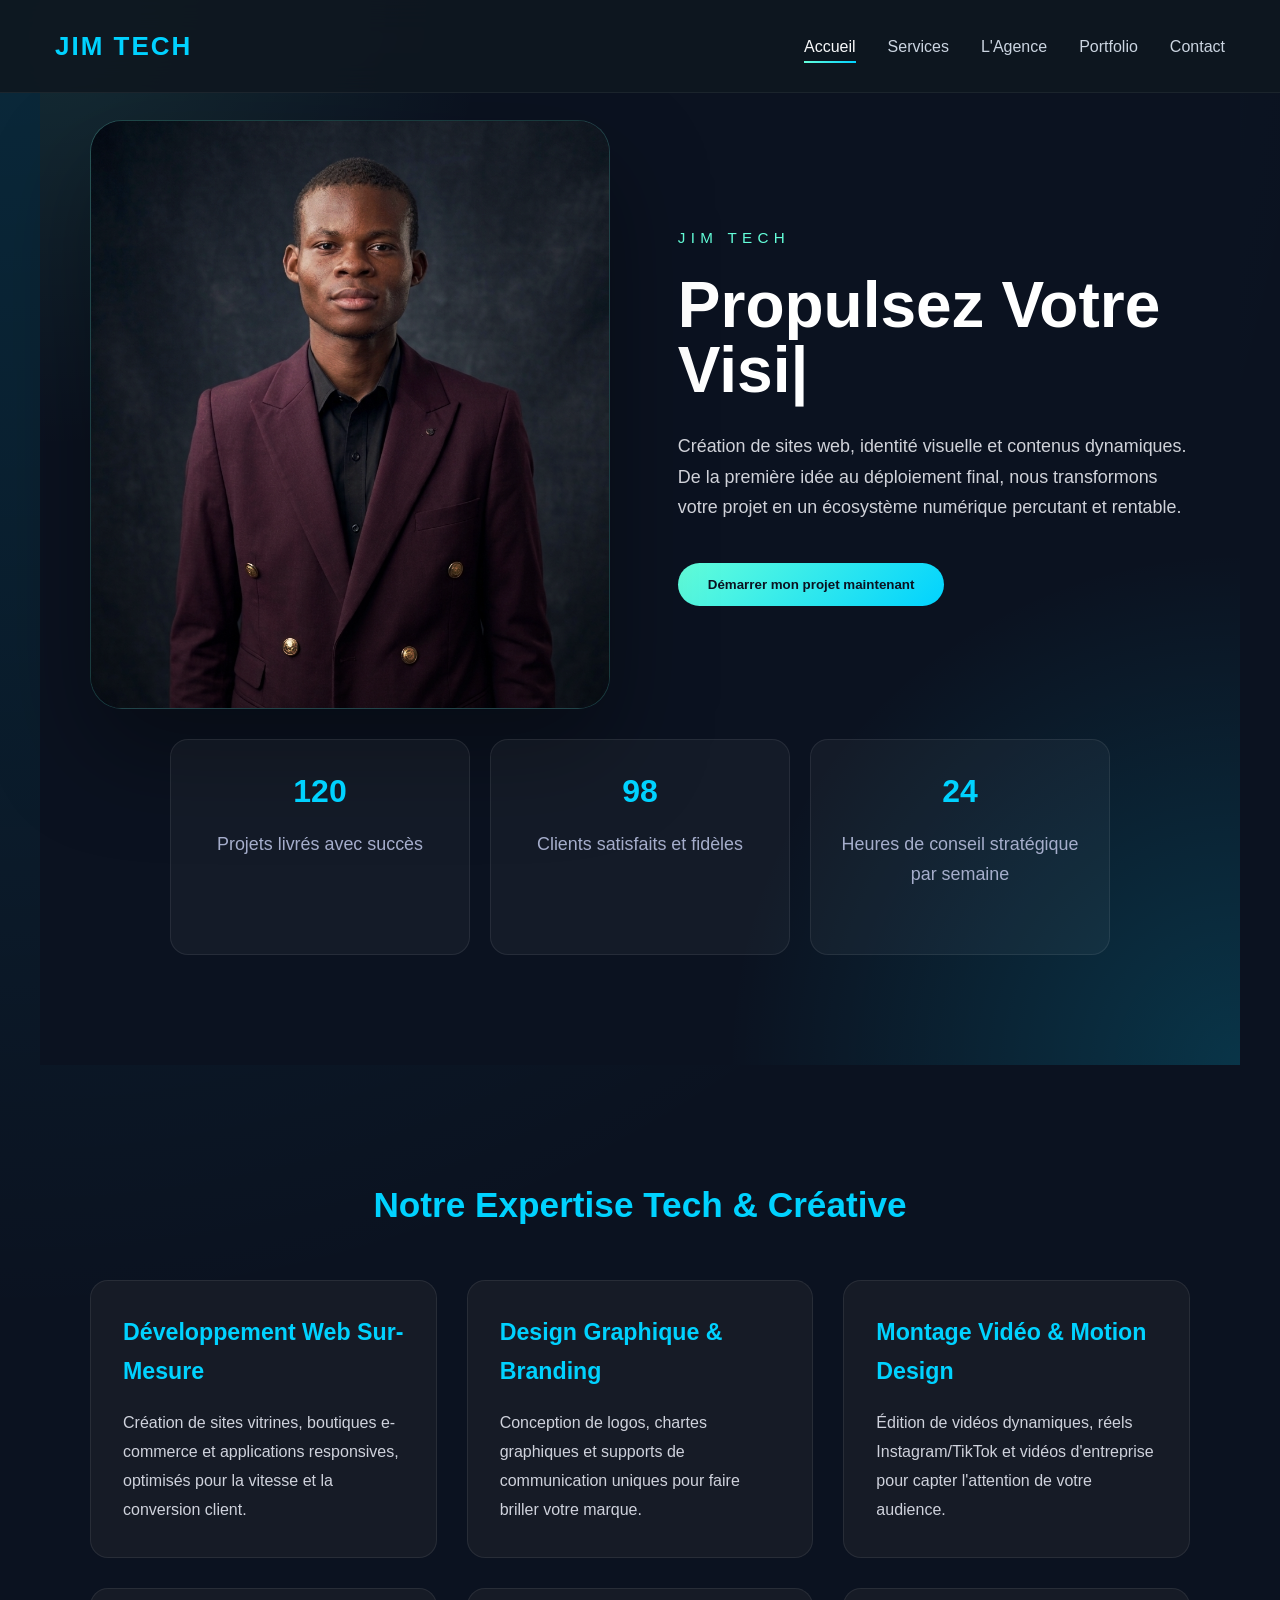
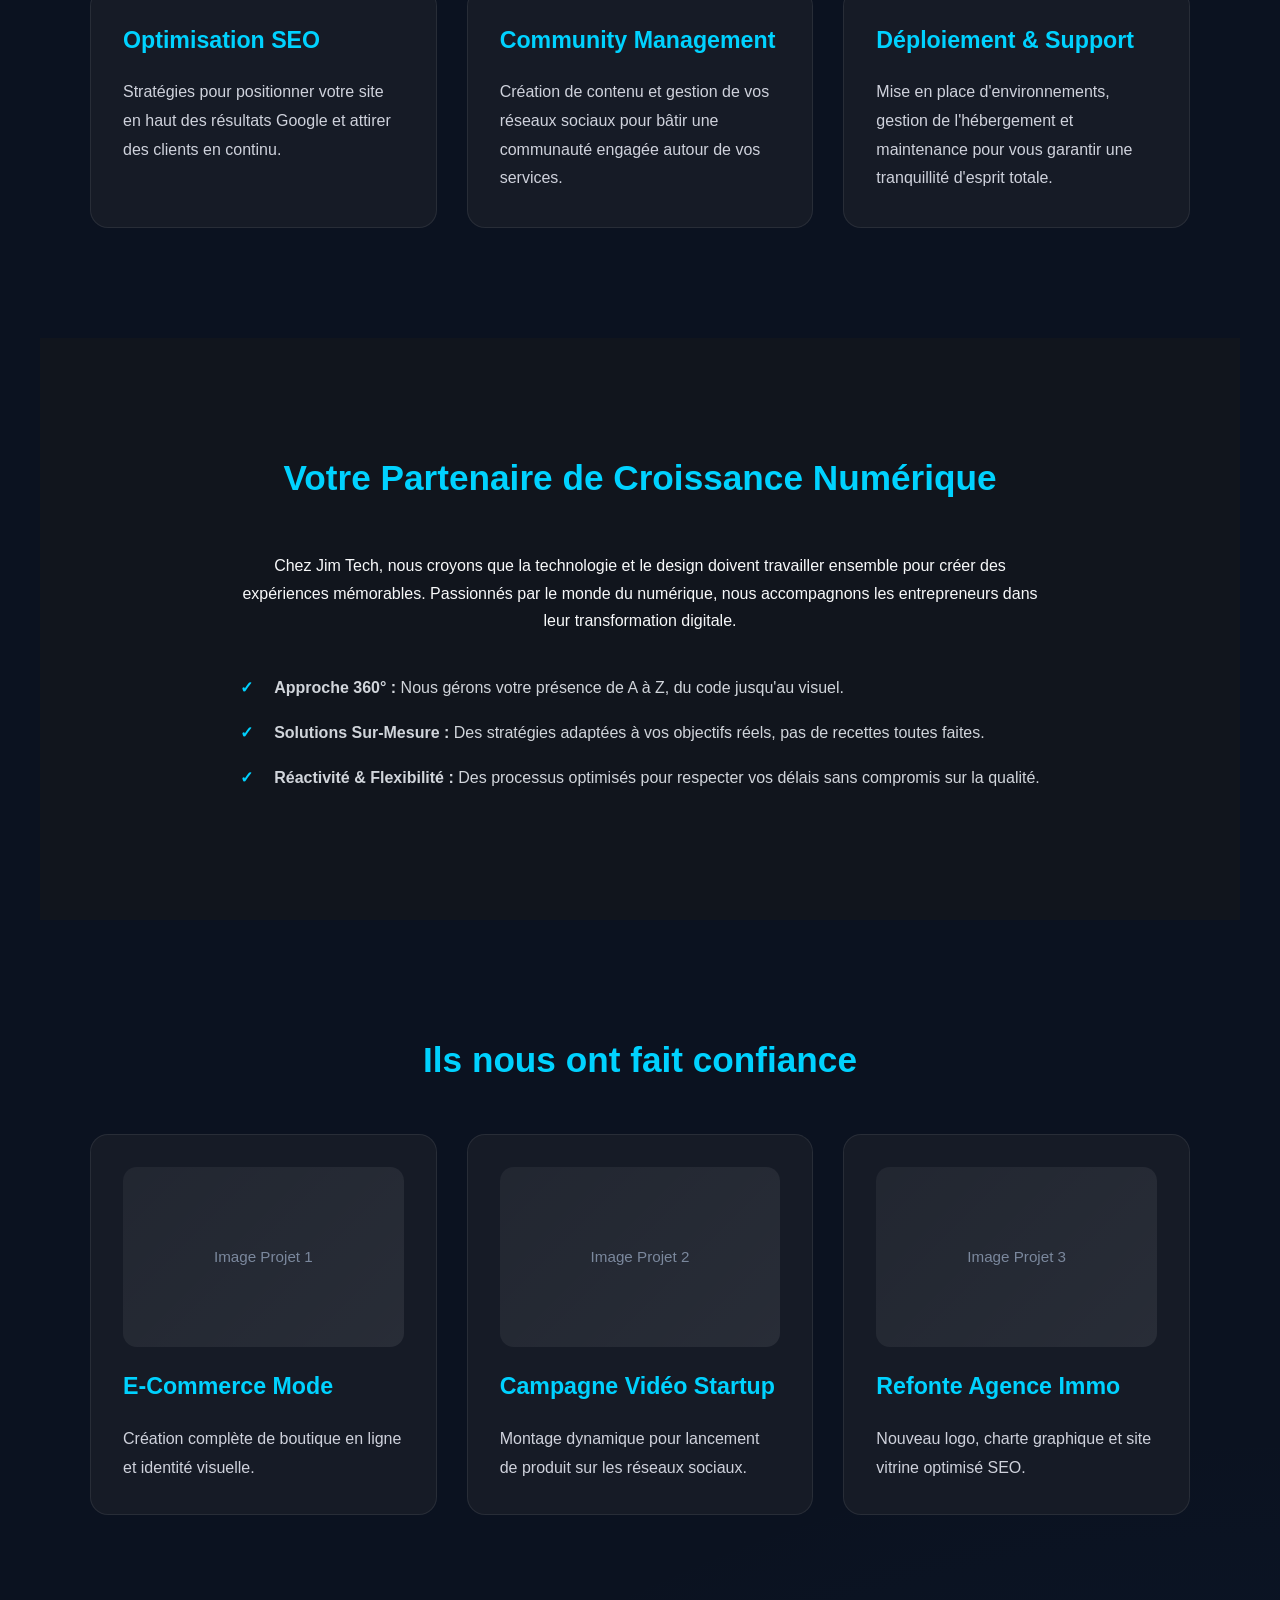
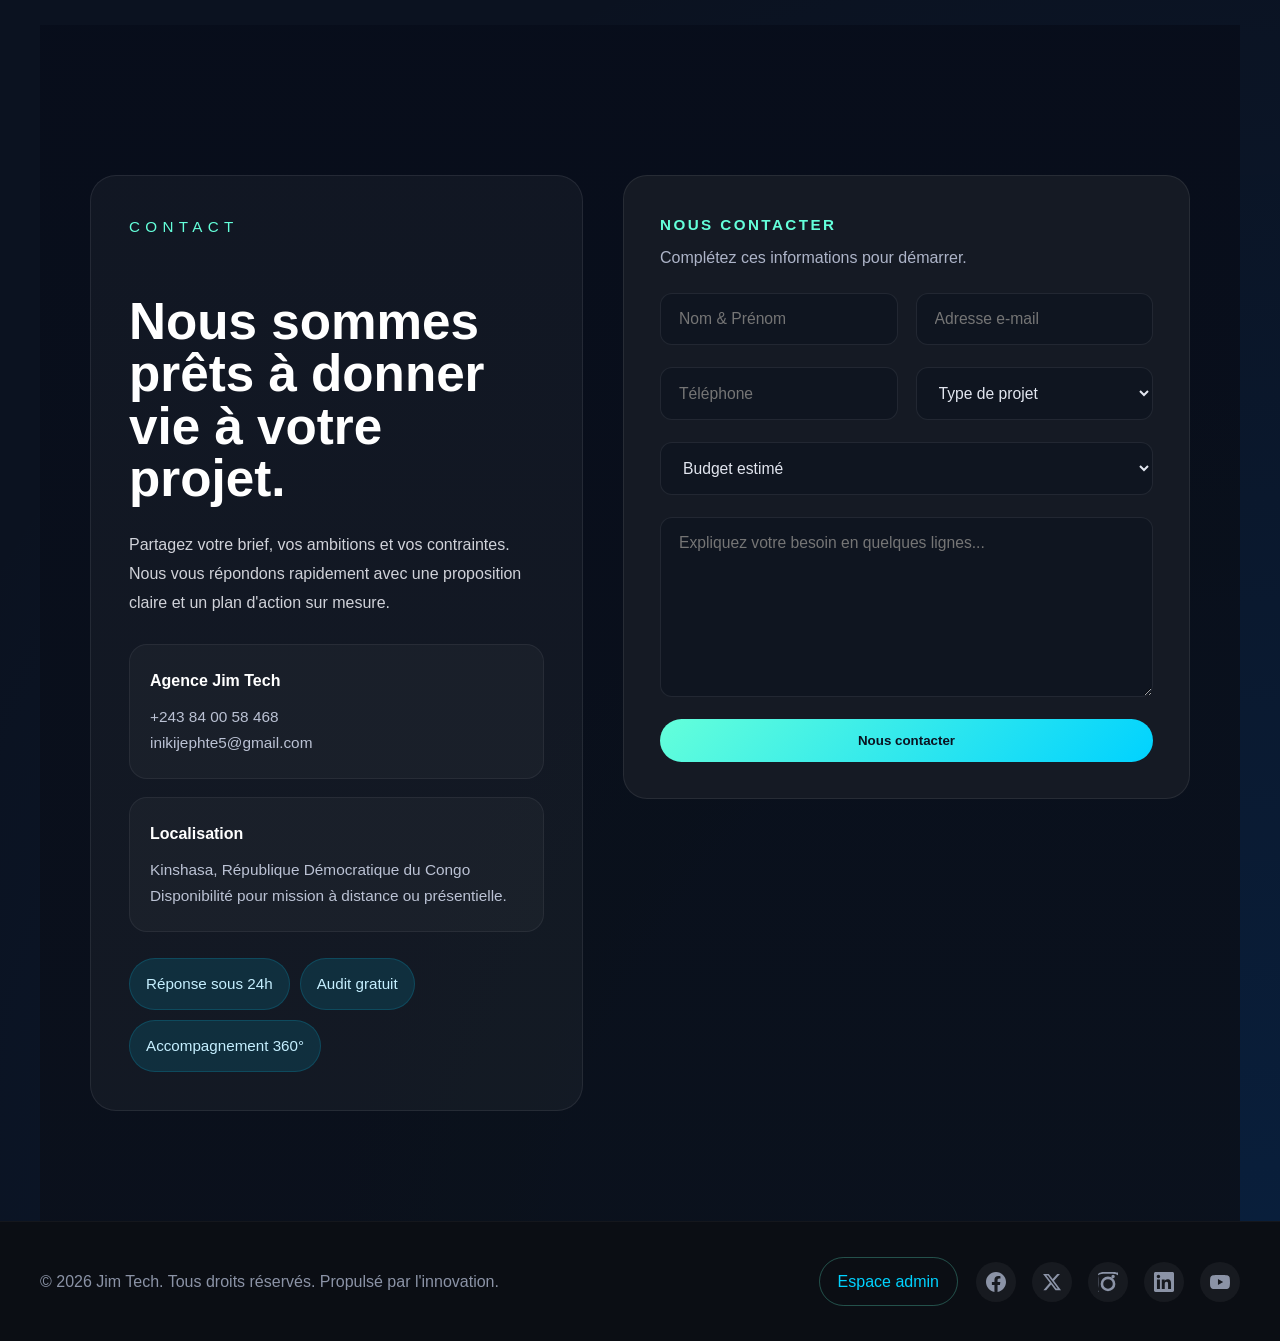
<file: index.html>
<!DOCTYPE html>
<html lang="fr">
<head>
    <meta charset="UTF-8">
    <meta name="viewport" content="width=device-width, initial-scale=1.0">
    <title>Jim Tech | Votre Partenaire de Croissance Numérique</title>
    <link rel="stylesheet" href="style.css">
</head>
<body>

    <header>
        <div class="logo">
            <span>JIM TECH</span>
        </div>
        <nav>
            <ul>
                <li><a href="#accueil">Accueil</a></li>
                <li><a href="#services">Services</a></li>
                <li><a href="#pourquoi">L'Agence</a></li>
                <li><a href="#portfolio">Portfolio</a></li>
                <li><a href="#contact">Contact</a></li>
            </ul>
        </nav>
    </header>

    <section id="accueil" class="hero reveal">
        <div class="hero-inner">
            <div class="hero-image-wrapper reveal">
                <img src="ceojimtech.png" alt="Portrait Jim Tech" class="hero-image">
            </div>
            <div class="hero-copy">
                <span class="hero-label">JIM TECH</span>
                <h1 data-text="Propulsez Votre Vision Digitale avec Jim Tech"></h1>
                <p>Création de sites web, identité visuelle et contenus dynamiques. De la première idée au déploiement final, nous transformons votre projet en un écosystème numérique percutant et rentable.</p>
                <button type="button" id="openProjectForm" class="btn">Démarrer mon projet maintenant</button>
            </div>
        </div>
        <div class="hero-metrics">
            <div class="metric-card reveal">
                <h3 class="counter" data-target="120">0</h3>
                <p>Projets livrés avec succès</p>
            </div>
            <div class="metric-card reveal">
                <h3 class="counter" data-target="98">0</h3>
                <p>Clients satisfaits et fidèles</p>
            </div>
            <div class="metric-card reveal">
                <h3 class="counter" data-target="24">0</h3>
                <p>Heures de conseil stratégique par semaine</p>
            </div>
        </div>
    </section>

    <div class="project-modal" id="projectModal" aria-hidden="true">
        <div class="project-modal-backdrop"></div>
        <div class="project-modal-panel reveal">
            <button type="button" class="modal-close" aria-label="Fermer le formulaire">×</button>
            <div class="project-modal-grid">
                <div class="modal-copy">
                    <span class="hero-label">DEVENONS PARTENAIRES</span>
                    <h2>Racontez-nous votre projet et recevez une proposition sur mesure.</h2>
                    <p>Demande d'un devis chez Jim Tech.</p>
                    <div class="project-highlights">
                        <div class="highlight-card">
                            <strong>01</strong>
                            <p>Brief précis pour un accompagnement efficace.</p>
                        </div>
                        <div class="highlight-card">
                            <strong>02</strong>
                            <p>Une expérience fluide sans perdre le design de votre site.</p>
                        </div>
                        <div class="highlight-card">
                            <strong>03</strong>
                            <p>Une présentation élégante pour déclencher la conversion.</p>
                        </div>
                    </div>
                </div>
                <form id="projectForm" class="project-form" action="submit_quote.php" method="POST">
                    <input type="hidden" name="source" value="project-modal">
                    <input type="text" name="nom" placeholder="Votre Nom & Prénom" required>
                    <div class="inline-group">
                        <input type="email" name="email" placeholder="Votre Adresse E-mail" required>
                        <input type="tel" name="telephone" placeholder="Votre Téléphone" required>
                    </div>
                    <div class="inline-group">
                        <select name="type_projet" required>
                            <option value="">Type de projet</option>
                            <option value="web">Création Web</option>
                            <option value="design">Design Graphique</option>
                            <option value="video">Montage Vidéo</option>
                            <option value="global">Accompagnement Global 360°</option>
                        </select>
                        <select name="budget" required>
                            <option value="">Budget estimé</option>
                            <option value="small">Moins de 3 00$</option>
                            <option value="medium">3 00$ - 8 00$</option>
                            <option value="large">Plus de 8 000$</option>
                        </select>
                    </div>
                    <textarea name="message" placeholder="Décrivez votre besoin..." required></textarea>
                    <button type="submit" class="btn form-button">Envoyer ma demande</button>
                </form>
            </div>
        </div>
    </div>

    <section id="services" class="reveal">
        <h2 class="section-title">Notre Expertise Tech & Créative</h2>
        <div class="grid-container">
            <div class="card">
                <h3>Développement Web Sur-Mesure</h3>
                <p>Création de sites vitrines, boutiques e-commerce et applications responsives, optimisés pour la vitesse et la conversion client.</p>
            </div>
            <div class="card">
                <h3>Design Graphique & Branding</h3>
                <p>Conception de logos, chartes graphiques et supports de communication uniques pour faire briller votre marque.</p>
            </div>
            <div class="card">
                <h3>Montage Vidéo & Motion Design</h3>
                <p>Édition de vidéos dynamiques, réels Instagram/TikTok et vidéos d'entreprise pour capter l'attention de votre audience.</p>
            </div>
            <div class="card">
                <h3>Optimisation SEO</h3>
                <p>Stratégies pour positionner votre site en haut des résultats Google et attirer des clients en continu.</p>
            </div>
            <div class="card">
                <h3>Community Management</h3>
                <p>Création de contenu et gestion de vos réseaux sociaux pour bâtir une communauté engagée autour de vos services.</p>
            </div>
            <div class="card">
                <h3>Déploiement & Support</h3>
                <p>Mise en place d'environnements, gestion de l'hébergement et maintenance pour vous garantir une tranquillité d'esprit totale.</p>
            </div>
        </div>
    </section>

    <section id="pourquoi" class="dark-section reveal">
        <div>
            <h2 class="section-title">Votre Partenaire de Croissance Numérique</h2>
            <div class="text-center">
                <p>Chez Jim Tech, nous croyons que la technologie et le design doivent travailler ensemble pour créer des expériences mémorables. Passionnés par le monde du numérique, nous accompagnons les entrepreneurs dans leur transformation digitale.</p>
                <ul class="features-list feature-group">
                    <li><strong>Approche 360° :</strong> Nous gérons votre présence de A à Z, du code jusqu'au visuel.</li>
                    <li><strong>Solutions Sur-Mesure :</strong> Des stratégies adaptées à vos objectifs réels, pas de recettes toutes faites.</li>
                    <li><strong>Réactivité & Flexibilité :</strong> Des processus optimisés pour respecter vos délais sans compromis sur la qualité.</li>
                </ul>
            </div>
        </div>
    </section>

    <section id="portfolio" class="reveal">
        <h2 class="section-title">Ils nous ont fait confiance</h2>
        <div class="grid-container">
            <div class="card reveal">
                <div class="project-thumb">Image Projet 1</div>
                <h3>E-Commerce Mode</h3>
                <p>Création complète de boutique en ligne et identité visuelle.</p>
            </div>
            <div class="card reveal">
                <div class="project-thumb">Image Projet 2</div>
                <h3>Campagne Vidéo Startup</h3>
                <p>Montage dynamique pour lancement de produit sur les réseaux sociaux.</p>
            </div>
            <div class="card reveal">
                <div class="project-thumb">Image Projet 3</div>
                <h3>Refonte Agence Immo</h3>
                <p>Nouveau logo, charte graphique et site vitrine optimisé SEO.</p>
            </div>
        </div>
    </section>

    <section id="contact" class="contact-section reveal">
        <div class="contact-grid">
            <div class="contact-panel">
                <span class="hero-label">Contact</span>
                <h2>Nous sommes prêts à donner vie à votre projet.</h2>
                <p>Partagez votre brief, vos ambitions et vos contraintes. Nous vous répondons rapidement avec une proposition claire et un plan d'action sur mesure.</p>

                <div class="contact-info-cards">
                    <div class="contact-card">
                        <h3>Agence Jim Tech</h3>
                        <p>+243 84 00 58 468</p>
                        <p>inikijephte5@gmail.com</p>
                    </div>
                    <div class="contact-card">
                        <h3>Localisation</h3>
                        <p>Kinshasa, République Démocratique du Congo</p>
                        <p>Disponibilité pour mission à distance ou présentielle.</p>
                    </div>
                </div>

                <div class="contact-badges">
                    <span>Réponse sous 24h</span>
                    <span>Audit gratuit</span>
                    <span>Accompagnement 360°</span>
                </div>
            </div>

            <form action="submit_quote.php" method="POST" class="contact-form">
                <input type="hidden" name="source" value="contact-section">
                <div class="form-header-row">
                    <div>
                        <p class="form-label">Nous contacter</p>
                        <p class="form-subtitle">Complétez ces informations pour démarrer.</p>
                    </div>
                </div>

                <div class="split-inputs">
                    <input type="text" name="nom" placeholder="Nom & Prénom" required>
                    <input type="email" name="email" placeholder="Adresse e-mail" required>
                </div>

                <div class="split-inputs">
                    <input type="tel" name="telephone" placeholder="Téléphone" required>
                    <select name="type_projet" required>
                        <option value="">Type de projet</option>
                        <option value="web">Création Web</option>
                        <option value="design">Design Graphique</option>
                        <option value="video">Montage Vidéo</option>
                        <option value="global">Accompagnement Global 360°</option>
                    </select>
                </div>

                <select name="budget" required>
                    <option value="">Budget estimé</option>
                    <option value="small">Moins de 3 00$</option>
                    <option value="medium">3 00$ - 8 00$</option>
                    <option value="large">Plus de 8 000$</option>
                </select>

                <textarea name="message" placeholder="Expliquez votre besoin en quelques lignes..." required></textarea>
                <button type="submit" class="btn form-button">Nous contacter</button>
            </form>
        </div>
    </section>

    <footer>
        <div class="footer-content">
            <p>&copy; 2026 Jim Tech. Tous droits réservés. Propulsé par l'innovation.</p>
            <div class="footer-actions">
                <a href="admin.php" class="footer-admin-link">Espace admin</a>
                <div class="social-links">
                <a href="https://www.facebook.com/profile.php?id=100076130213573" aria-label="Facebook" class="social-link">
                    <svg width="24" height="24" viewBox="0 0 24 24" fill="currentColor">
                        <path d="M24 12.073c0-6.627-5.373-12-12-12s-12 5.373-12 12c0 5.99 4.388 10.954 10.125 11.854v-8.385H7.078v-3.47h3.047V9.43c0-3.007 1.792-4.669 4.533-4.669 1.312 0 2.686.235 2.686.235v2.953H15.83c-1.491 0-1.956.925-1.956 1.874v2.25h3.328l-.532 3.47h-2.796v8.385C19.612 23.027 24 18.062 24 12.073z"/>
                    </svg>
                </a>
                <a href="#" aria-label="Twitter/X" class="social-link">
                    <svg width="24" height="24" viewBox="0 0 24 24" fill="currentColor">
                        <path d="M18.244 2.25h3.308l-7.227 8.26 8.502 11.24H16.17l-5.214-6.817L4.99 21.75H1.68l7.73-8.835L1.254 2.25H8.08l4.713 6.231zm-1.161 17.52h1.833L7.084 4.126H5.117z"/>
                    </svg>
                </a>
                <a href="#" aria-label="Instagram" class="social-link">
                    <svg width="24" height="24" viewBox="0 0 24 24" fill="currentColor">
                        <path d="M12.017 0C8.396 0 7.996.014 6.802.06 5.609.107 4.853.197 4.173.334c-.72.15-1.333.347-1.947.773C1.613.833.96 1.367.5 2.034.04 2.7-.007 3.333.007 4.017c.014.68.107 1.436.254 2.63.146 1.194.16 1.594.16 5.215s-.014 4.021-.16 5.215c-.147 1.194-.24 1.95-.254 2.63-.014.684-.047 1.317.013 1.98.06.663.213 1.297.573 1.947.36.65.904 1.193 1.573 1.553.66.36 1.294.513 1.957.573.663.06 1.296.047 1.98-.013.684-.014 1.44-.107 2.634-.254 1.194-.147 1.594-.16 5.215-.16s4.021.013 5.215.16c1.194.147 1.95.24 2.63.254.684.06 1.317.047 1.98.013.663-.06 1.297-.213 1.947-.573.65-.36 1.193-.904 1.553-1.573.36-.66.513-1.294.573-1.957.06-.663.047-1.296-.013-1.98-.014-.684-.107-1.44-.254-2.634-.147-1.194-.16-1.594-.16-5.215s.013-4.021.16-5.215c.147-1.194.24-1.95.254-2.63.06-.684.047-1.317-.013-1.98-.06-.663-.213-1.297-.573-1.947C22.387 1.193 21.843.65 21.173.29c-.66-.36-1.294-.513-1.957-.573-.663-.06-1.296-.047-1.98.013-.684.014-1.44.107-2.634.254C15.194.16 14.794.147 12.017.147zM12 2.163c4.548 0 5.08.018 6.87.1 1.74.08 2.68.37 3.32.61.8.3 1.37.66 1.97 1.26.6.6.96 1.17 1.26 1.97.24.64.53 1.58.61 3.32.082 1.79.1 2.321.1 6.87s-.018 5.08-.1 6.87c-.08 1.74-.37 2.68-.61 3.32-.3.8-.66 1.37-1.26 1.97-.6.6-1.17.96-1.97 1.26-.64.24-1.58.53-3.32.61-1.79.082-2.321.1-6.87.1s-5.08-.018-6.87-.1c-1.74-.08-2.68-.37-3.32-.61-.8-.3-1.37-.66-1.97-1.26-.6-.6-.96-1.17-1.26-1.97-.24-.64-.53-1.58-.61-3.32-.082-1.79-.1-2.321-.1-6.87s.018-5.08.1-6.87c.08-1.74.37-2.68.61-3.32.3-.8.66-1.37 1.26-1.97.6-.6 1.17-.96 1.97-1.26.64-.24 1.58-.53 3.32-.61 1.79-.082 2.321-.1 6.87-.1zm0 3.293a8.837 8.837 0 100 17.674 8.837 8.837 0 000-17.674zm0 14.57a5.733 5.733 0 110-11.466 5.733 5.733 0 010 11.466zm8.163-14.57a2.04 2.04 0 11-4.08 0 2.04 2.04 0 014.08 0z"/>
                    </svg>
                </a>
                <a href="https://www.linkedin.com/public-profile/settings?trk=d_flagship3_profile_self_view_public_profile&lipi=urn%3Ali%3Apage%3Ad_flagship3_profile_view_base%3BbQTTsWc0TvOKUNx3bqm67w%3D%3D" aria-label="LinkedIn" class="social-link">
                    <svg width="24" height="24" viewBox="0 0 24 24" fill="currentColor">
                        <path d="M20.447 20.452h-3.554v-5.569c0-1.328-.027-3.037-1.852-3.037-1.853 0-2.136 1.445-2.136 2.939v5.667H9.351V9h3.414v1.561h.046c.477-.9 1.637-1.85 3.37-1.85 3.601 0 4.267 2.37 4.267 5.455v6.286zM5.337 7.433c-1.144 0-2.063-.926-2.063-2.065 0-1.138.92-2.063 2.063-2.063 1.14 0 2.064.925 2.064 2.063 0 1.139-.925 2.065-2.064 2.065zm1.782 13.019H3.555V9h3.564v11.452zM22.225 0H1.771C.792 0 0 .774 0 1.729v20.542C0 23.227.792 24 1.771 24h20.451C23.2 24 24 23.227 24 22.271V1.729C24 .774 23.2 0 22.222 0h.003z"/>
                    </svg>
                </a>
                <a href="#" aria-label="YouTube" class="social-link">
                    <svg width="24" height="24" viewBox="0 0 24 24" fill="currentColor">
                        <path d="M23.498 6.186a3.016 3.016 0 0 0-2.122-2.136C19.505 3.545 12 3.545 12 3.545s-7.505 0-9.377.505A3.017 3.017 0 0 0 .502 6.186C0 8.07 0 12 0 12s0 3.93.502 5.814a3.016 3.016 0 0 0 2.122 2.136c1.871.505 9.376.505 9.376.505s7.505 0 9.377-.505a3.015 3.015 0 0 0 2.122-2.136C24 15.93 24 12 24 12s0-3.93-.502-5.814zM9.545 15.568V8.432L15.818 12l-6.273 3.568z"/>
                    </svg>
                </a>
            </div>
        </div>
    </footer>

    <button id="scrollTop" aria-label="Revenir en haut">↑</button>
    <script src="script.js" defer></script>
</body>
</html>
</file>
<file: style.css>
:root {
    --primary: #64ffda;
    --secondary: #00d2ff;
    --accent: #64ffda;
    --dark: #0b1220;
    --dark-soft: #121828;
    --light: #f8f9fa;
    --gray: #9ca3af;
    --border: rgba(255, 255, 255, 0.08);
}

* {
    margin: 0;
    padding: 0;
    box-sizing: border-box;
    font-family: 'Segoe UI', Tahoma, Geneva, Verdana, sans-serif;
    scroll-behavior: smooth;
}

body {
    min-height: 100vh;
    background: radial-gradient(circle at top left, rgba(0, 210, 255, 0.12), transparent 28%),
                radial-gradient(circle at bottom right, rgba(0, 86, 179, 0.2), transparent 32%),
                var(--dark);
    color: var(--light);
    line-height: 1.7;
}

img {
    max-width: 100%;
    display: block;
}

a {
    text-decoration: none;
    color: inherit;
}

button,
.btn {
    background: linear-gradient(135deg, var(--accent), var(--secondary));
    color: #0b1220;
    padding: 14px 30px;
    border: none;
    border-radius: 999px;
    font-weight: 700;
    cursor: pointer;
    transition: transform 0.3s ease, box-shadow 0.3s ease, opacity 0.3s ease;
}

button:hover,
.btn:hover {
    transform: translateY(-3px);
    box-shadow: 0 18px 40px rgba(0, 210, 255, 0.25);
}

header {
    background: rgba(15, 23, 32, 0.92);
    backdrop-filter: blur(16px);
    padding: 24px 55px;
    display: flex;
    justify-content: space-between;
    align-items: center;
    position: fixed;
    width: 100%;
    top: 0;
    z-index: 1000;
    border-bottom: 1px solid rgba(255, 255, 255, 0.06);
}

header.scrolled {
    box-shadow: 0 18px 50px rgba(0, 0, 0, 0.25);
}

.logo {
    display: inline-flex;
    align-items: center;
    gap: 24px;
    font-size: 26px;
    font-weight: 800;
    color: var(--secondary);
    letter-spacing: 2px;
}

.logo-image {
    width: 100px;
    height: 100px;
    object-fit: contain;
    border-radius: 24px;
    background: rgba(255, 255, 255, 0.12);
    padding: 16px;
    box-shadow: 0 18px 42px rgba(0, 0, 0, 0.24);
}

nav ul {
    list-style: none;
    display: flex;
    gap: 32px;
}

nav ul li a {
    font-weight: 500;
    color: #cbd5e1;
    position: relative;
}

nav ul li a.active,
nav ul li a:hover {
    color: var(--light);
}

nav ul li a.active::after,
nav ul li a:hover::after {
    content: '';
    position: absolute;
    left: 0;
    bottom: -8px;
    width: 100%;
    height: 2px;
    background: linear-gradient(90deg, var(--primary), var(--secondary));
}

section {
    padding: 110px 50px;
    max-width: 1200px;
    margin: 0 auto;
}

.section-title {
    text-align: center;
    font-size: clamp(2.2rem, 2.5vw, 3.2rem);
    margin-bottom: 45px;
    color: var(--secondary);
}

.hero {
    min-height: 100vh;
    display: flex;
    flex-direction: column;
    justify-content: center;
    align-items: center;
    text-align: center;
    padding-top: 120px;
    position: relative;
    background: radial-gradient(circle at top left, rgba(100, 255, 218, 0.12), transparent 28%),
                radial-gradient(circle at bottom right, rgba(0, 210, 255, 0.18), transparent 32%),
                var(--dark);
}

.hero-inner {
    display: grid;
    grid-template-columns: 1.05fr 1fr;
    align-items: center;
    gap: 50px;
    width: 100%;
    max-width: 1180px;
}

.hero-copy {
    text-align: left;
}

.hero-label {
    display: inline-block;
    margin-bottom: 22px;
    color: var(--accent);
    letter-spacing: 0.35em;
    font-size: 0.95rem;
    text-transform: uppercase;
    animation: slideInLeft 1s ease-out;
}

.hero-image-wrapper {
    width: 100%;
    max-width: 520px;
    min-height: 520px;
    border-radius: 32px;
    overflow: hidden;
    box-shadow: 0 45px 100px rgba(0, 0, 0, 0.35);
    border: 1px solid rgba(100, 255, 218, 0.18);
    position: relative;
    background: linear-gradient(180deg, rgba(255,255,255,0.04), rgba(0,0,0,0.18));
}

.hero-image-wrapper::before {
    content: '';
    position: absolute;
    inset: 0;
    background: radial-gradient(circle at 40% 35%, rgba(255, 255, 255, 0.12), transparent 45%),
                linear-gradient(180deg, rgba(0, 0, 0, 0.18), rgba(0, 0, 0, 0.45));
    mix-blend-mode: overlay;
    pointer-events: none;
}

.hero-image {
    width: 100%;
    height: 100%;
    object-fit: cover;
    object-position: center 22%;
    display: block;
}

.hero h1 {
    font-size: clamp(3rem, 5vw, 4.8rem);
    margin-bottom: 28px;
    line-height: 1.02;
    color: #fff;
}

.hero h1::after {
    content: '|';
    animation: blink 1s infinite;
}

@keyframes blink {
    0%, 50% { opacity: 1; }
    51%, 100% { opacity: 0; }
}

.hero p {
    font-size: 1.12rem;
    max-width: 790px;
    margin-bottom: 40px;
    color: #d0d2d9;
    animation: fadeInUp 1.5s ease-in 0.5s both;
}

.hero-metrics {
    display: grid;
    grid-template-columns: repeat(3, minmax(160px, 1fr));
    gap: 20px;
    margin-top: 30px;
    width: 100%;
    max-width: 940px;
}

.metric-card {
    background: rgba(255, 255, 255, 0.04);
    border: 1px solid rgba(255, 255, 255, 0.08);
    border-radius: 18px;
    padding: 24px;
    transition: transform 0.3s ease, border-color 0.3s ease;
}

.metric-card:hover {
    transform: translateY(-5px);
    border-color: rgba(0, 210, 255, 0.35);
}

.metric-card h3 {
    font-size: 2rem;
    color: var(--secondary);
    margin-bottom: 10px;
}

.metric-card p {
    color: #a5adcb;
}

.grid-container {
    display: grid;
    grid-template-columns: repeat(auto-fit, minmax(280px, 1fr));
    gap: 30px;
}

.card {
    background-color: #161b26;
    padding: 32px;
    border-radius: 18px;
    border: 1px solid rgba(255, 255, 255, 0.08);
    transition: transform 0.3s ease, border-color 0.3s ease;
    min-height: 240px;
}

.card:hover {
    transform: translateY(-10px);
    border-color: rgba(0, 210, 255, 0.35);
}

.card h3 {
    font-size: 1.45rem;
    margin-bottom: 18px;
    color: var(--secondary);
}

.card p {
    color: #cfd2dc;
    line-height: 1.8;
}

.text-center {
    text-align: center;
    max-width: 820px;
    margin: 0 auto;
}

.features-list {
    list-style: none;
    margin-top: 30px;
}

.features-list.feature-group {
    text-align: left;
    display: inline-block;
    margin-top: 40px;
}

.features-list li {
    font-size: 1rem;
    margin-bottom: 18px;
    padding-left: 34px;
    position: relative;
    color: #d1d5db;
}

.features-list li::before {
    content: '✓';
    color: var(--secondary);
    position: absolute;
    left: 0;
    top: 0;
    font-weight: 700;
}

.dark-section {
    background-color: #11151d;
}

.project-thumb {
    height: 180px;
    background: linear-gradient(135deg, rgba(255, 255, 255, 0.05), rgba(255, 255, 255, 0.08));
    margin-bottom: 20px;
    border-radius: 14px;
    display: flex;
    align-items: center;
    justify-content: center;
    color: #7b889d;
    font-size: 0.95rem;
}

.contact-section {
    background: linear-gradient(180deg, rgba(8, 14, 27, 0.96) 0%, rgba(11, 17, 28, 0.96) 100%);
}

.contact-grid {
    display: grid;
    grid-template-columns: 1fr 1.15fr;
    gap: 40px;
    align-items: start;
    max-width: 1200px;
    margin: 0 auto;
    padding: 40px 0 0;
}

.contact-panel {
    background: rgba(255, 255, 255, 0.04);
    border: 1px solid rgba(255, 255, 255, 0.08);
    border-radius: 26px;
    padding: 38px;
    display: flex;
    flex-direction: column;
    gap: 26px;
}

.contact-panel h2 {
    font-size: clamp(2.6rem, 4vw, 3.2rem);
    margin-top: 8px;
    color: #fff;
    line-height: 1.02;
}

.contact-panel p {
    color: #d0d2d9;
    max-width: 560px;
    line-height: 1.8;
}

.contact-info-cards {
    display: grid;
    gap: 18px;
}

.contact-card {
    padding: 22px 20px;
    border-radius: 18px;
    background: rgba(255, 255, 255, 0.03);
    border: 1px solid rgba(255, 255, 255, 0.06);
}

.contact-card h3 {
    margin: 0 0 10px;
    color: #fff;
    font-size: 1rem;
}

.contact-card p {
    margin: 0;
    color: #bbc2d4;
    line-height: 1.7;
    font-size: 0.96rem;
}

.contact-badges {
    display: flex;
    flex-wrap: wrap;
    gap: 10px;
}

.contact-badges span {
    display: inline-flex;
    align-items: center;
    padding: 12px 16px;
    border-radius: 999px;
    background: rgba(0, 210, 255, 0.12);
    color: #c5efff;
    font-size: 0.95rem;
    border: 1px solid rgba(0, 210, 255, 0.16);
}

.contact-form {
    display: grid;
    gap: 20px;
    background-color: #151a24;
    padding: 36px;
    border-radius: 24px;
    border: 1px solid rgba(255, 255, 255, 0.08);
}

.form-header-row {
    display: flex;
    justify-content: space-between;
    gap: 16px;
    align-items: flex-end;
    flex-wrap: wrap;
}

.form-label {
    margin: 0;
    font-size: 0.95rem;
    font-weight: 700;
    letter-spacing: 0.16em;
    text-transform: uppercase;
    color: var(--accent);
}

.form-subtitle {
    margin: 6px 0 0;
    color: #adb4c8;
    max-width: 420px;
}

.split-inputs {
    display: grid;
    grid-template-columns: repeat(2, minmax(0, 1fr));
    gap: 18px;
}

form,
.contact-form {
    display: grid;
    gap: 22px;
    max-width: 100%;
}

input,
select,
textarea {
    width: 100%;
    padding: 16px 18px;
    background-color: #0f1520;
    border: 1px solid rgba(255, 255, 255, 0.08);
    color: #e2e6ef;
    border-radius: 12px;
    font-size: 0.98rem;
}

input:focus,
select:focus,
textarea:focus {
    outline: none;
    border-color: var(--secondary);
    box-shadow: 0 0 0 4px rgba(0, 210, 255, 0.12);
}

textarea {
    min-height: 180px;
    resize: vertical;
}

button.form-button {
    width: 100%;
}

@media (max-width: 980px) {
    .contact-grid {
        grid-template-columns: 1fr;
    }

    .contact-panel,
    .contact-form {
        padding: 28px;
    }

    .split-inputs {
        grid-template-columns: 1fr;
    }
}

.project-modal {
    position: fixed;
    inset: 0;
    display: none;
    align-items: center;
    justify-content: center;
    padding: 26px;
    z-index: 1200;
}

.project-modal.active {
    display: flex;
}

.project-modal-backdrop {
    position: absolute;
    inset: 0;
    background: rgba(5, 9, 18, 0.88);
    backdrop-filter: blur(10px);
}

.project-modal-panel {
    position: relative;
    width: min(1160px, 100%);
    background: #0d121c;
    border: 1px solid rgba(255, 255, 255, 0.08);
    box-shadow: 0 40px 120px rgba(0, 0, 0, 0.35);
    border-radius: 26px;
    overflow: hidden;
    padding: 42px;
    opacity: 0;
    transform: translateY(20px);
    transition: opacity 0.35s ease, transform 0.35s ease;
}

.project-modal.active .project-modal-panel {
    opacity: 1;
    transform: translateY(0);
}

.modal-close {
    position: absolute;
    top: 22px;
    right: 22px;
    width: 46px;
    height: 46px;
    border-radius: 50%;
    border: 1px solid rgba(255, 255, 255, 0.12);
    background: rgba(255, 255, 255, 0.06);
    color: #fff;
    font-size: 1.4rem;
    display: grid;
    place-items: center;
    cursor: pointer;
    transition: transform 0.2s ease, background 0.2s ease;
}

.modal-close:hover {
    transform: scale(1.05);
    background: rgba(255, 255, 255, 0.12);
}

.project-modal-grid {
    display: grid;
    grid-template-columns: 1.05fr 0.95fr;
    gap: 32px;
    align-items: flex-start;
}

.modal-copy h2 {
    font-size: clamp(2.2rem, 3.3vw, 3rem);
    line-height: 1.04;
    margin: 18px 0 16px;
    color: #fff;
}

.modal-copy p {
    max-width: 520px;
    color: #c8ceda;
    line-height: 1.75;
}

.project-highlights {
    display: grid;
    gap: 16px;
    margin-top: 28px;
}

.highlight-card {
    display: flex;
    gap: 14px;
    padding: 18px 18px 18px 22px;
    background: rgba(255, 255, 255, 0.04);
    border: 1px solid rgba(255, 255, 255, 0.08);
    border-radius: 18px;
}

.highlight-card strong {
    display: inline-flex;
    width: 42px;
    height: 42px;
    align-items: center;
    justify-content: center;
    border-radius: 14px;
    background: linear-gradient(135deg, rgba(0, 210, 255, 0.16), rgba(50, 119, 255, 0.2));
    color: #d8f6ff;
    font-size: 0.95rem;
}

.highlight-card p {
    margin: 0;
    color: #d4dae5;
    font-size: 0.95rem;
    line-height: 1.6;
}

.project-form {
    display: grid;
    gap: 18px;
}

.inline-group {
    display: grid;
    grid-template-columns: repeat(2, minmax(0, 1fr));
    gap: 18px;
}

.project-form select,
.project-form textarea,
.project-form input {
    background: #111724;
}

.project-form .btn {
    padding: 16px 28px;
}

button.form-button {
    width: 100%;
}

@media (max-width: 860px) {
    .project-modal-grid {
        grid-template-columns: 1fr;
    }

    .inline-group {
        grid-template-columns: 1fr;
    }
}

footer {
    text-align: center;
    padding: 35px 20px;
    background-color: #0b0e14;
    border-top: 1px solid rgba(255, 255, 255, 0.04);
}

.footer-content {
    max-width: 1200px;
    margin: 0 auto;
    display: flex;
    justify-content: space-between;
    align-items: center;
    flex-wrap: wrap;
    gap: 20px;
}

footer p {
    color: #8b93a6;
    margin: 0;
}

.social-links {
    display: flex;
    gap: 16px;
}

.social-link {
    display: flex;
    align-items: center;
    justify-content: center;
    width: 40px;
    height: 40px;
    border-radius: 50%;
    background: rgba(255, 255, 255, 0.05);
    color: #8b93a6;
    transition: all 0.3s ease;
    text-decoration: none;
}

.social-link:hover {
    background: var(--secondary);
    color: #fff;
    transform: translateY(-3px);
    box-shadow: 0 8px 20px rgba(0, 210, 255, 0.3);
}

.social-link svg {
    width: 20px;
    height: 20px;
}

.toast {
    position: fixed;
    bottom: 24px;
    right: 24px;
    background: rgba(15, 23, 32, 0.95);
    color: #e2e6ef;
    padding: 18px 22px;
    border-radius: 16px;
    border: 1px solid rgba(0, 210, 255, 0.18);
    box-shadow: 0 24px 60px rgba(0, 0, 0, 0.3);
    opacity: 0;
    transform: translateY(20px);
    transition: opacity 0.35s ease, transform 0.35s ease;
    z-index: 2000;
}

.toast.show {
    opacity: 1;
    transform: translateY(0);
}

.footer-actions {
    display: flex;
    gap: 18px;
    align-items: center;
    justify-content: center;
    flex-wrap: wrap;
}

.footer-admin-link {
    color: var(--secondary);
    border: 1px solid rgba(100, 255, 218, 0.28);
    padding: 10px 18px;
    border-radius: 999px;
    transition: background 0.3s ease, transform 0.3s ease;
}

.footer-admin-link:hover {
    background: rgba(100, 255, 218, 0.08);
    transform: translateY(-2px);
}

.admin-page {
    min-height: 100vh;
    padding: 120px 50px 70px;
    max-width: 1320px;
    margin: 0 auto;
}

.admin-header {
    background: rgba(15, 23, 32, 0.96);
    padding: 20px 45px;
    position: fixed;
    inset: 0 auto auto 0;
    width: 100%;
    z-index: 1000;
    border-bottom: 1px solid rgba(255, 255, 255, 0.08);
    display: flex;
    justify-content: space-between;
    align-items: center;
    backdrop-filter: blur(16px);
}

.admin-page {
    padding-top: 170px;
}

.admin-intro h1 {
    font-size: clamp(2.6rem, 3.5vw, 3.6rem);
    margin-bottom: 18px;
    color: var(--secondary);
}

.admin-intro p {
    max-width: 780px;
    color: #c6cbd9;
    margin-bottom: 26px;
}

.admin-summary {
    display: flex;
    flex-wrap: wrap;
    gap: 14px;
    color: #a7b0c6;
    font-size: 0.98rem;
}

.admin-error,
.admin-empty {
    margin: 30px 0;
    padding: 22px 24px;
    border-radius: 18px;
    background: rgba(255, 80, 80, 0.1);
    color: #ffd1d1;
    border: 1px solid rgba(255, 80, 80, 0.25);
}

.admin-table-container {
    overflow-x: auto;
    margin-top: 30px;
    border-radius: 22px;
    border: 1px solid rgba(255, 255, 255, 0.08);
    background: rgba(255, 255, 255, 0.02);
}

.admin-table {
    width: 100%;
    border-collapse: collapse;
    min-width: 960px;
}

.admin-table th,
.admin-table td {
    padding: 18px 20px;
    text-align: left;
    border-bottom: 1px solid rgba(255, 255, 255, 0.06);
    color: #dbe2f1;
    font-size: 0.95rem;
}

.admin-table th {
    color: #9fb4d6;
    background: rgba(255, 255, 255, 0.03);
}

.admin-table td a {
    color: var(--primary);
}

.admin-table textarea {
    width: 100%;
    min-height: 90px;
    max-height: 140px;
    background: rgba(255, 255, 255, 0.03);
    color: #e6efff;
    border: 1px solid rgba(255, 255, 255, 0.08);
    border-radius: 14px;
    padding: 12px 14px;
    resize: none;
    font-family: inherit;
    font-size: 0.92rem;
}

.admin-table tbody tr:hover {
    background: rgba(100, 255, 218, 0.06);
}

@media (max-width: 960px) {
    .admin-page {
        padding: 140px 20px 40px;
    }

    .admin-header {
        padding: 18px 20px;
        flex-direction: column;
        align-items: stretch;
    }

    .admin-summary {
        flex-direction: column;
    }
}

#scrollTop {
    position: fixed;
    right: 24px;
    bottom: 100px;
    width: 48px;
    height: 48px;
    border-radius: 50%;
    border: none;
    background: linear-gradient(135deg, var(--primary), var(--secondary));
    color: #fff;
    font-size: 1.25rem;
    display: none;
    align-items: center;
    justify-content: center;
    cursor: pointer;
    box-shadow: 0 18px 40px rgba(0, 210, 255, 0.22);
}

#scrollTop.visible {
    display: flex;
}

.reveal {
    opacity: 0;
    transform: translateY(24px);
    transition: opacity 0.8s ease, transform 0.8s ease;
}

.reveal.visible {
    opacity: 1;
    transform: translateY(0);
}

@media (max-width: 960px) {
    header { padding: 18px 30px; }
    nav ul { gap: 18px; }
}

@media (max-width: 768px) {
    header { flex-direction: column; align-items: stretch; gap: 18px; padding: 18px 20px; }
    .logo {
        justify-content: center;
        width: 100%;
    }
    .logo-image {
        width: 84px;
        height: 84px;
        padding: 12px;
    }
    nav ul { flex-wrap: wrap; justify-content: center; gap: 16px; }
    section { padding: 80px 20px; }
    .hero-inner {
        display: block;
        text-align: center;
    }
    .hero-copy {
        text-align: center;
    }
    .hero-image-wrapper {
        max-width: 100%;
        min-height: 420px;
        max-height: 500px;
        margin: 0 auto 32px;
    }
    .hero-image {
        object-position: center 35%;
    }
    .hero-metrics { grid-template-columns: repeat(auto-fit, minmax(180px, 1fr)); }
    .footer-content { flex-direction: column; gap: 16px; }
    .social-links { justify-content: center; }
}

@media (max-width: 560px) {
    .hero h1 { font-size: 2.6rem; }
    .hero p { font-size: 1rem; }
    .card { padding: 26px; }
    form { padding: 30px 22px; }
}

@keyframes slideInLeft {
    from { transform: translateX(-50px); opacity: 0; }
    to { transform: translateX(0); opacity: 1; }
}

@keyframes fadeInUp {
    from { opacity: 0; transform: translateY(20px); }
    to { opacity: 1; transform: translateY(0); }
}

@keyframes blink {
    0%, 50% { opacity: 1; }
    51%, 100% { opacity: 0; }
}

.login-container {
    min-height: 100vh;
    display: flex;
    align-items: center;
    justify-content: center;
    background: radial-gradient(circle at top left, rgba(0, 210, 255, 0.12), transparent 28%),
                radial-gradient(circle at bottom right, rgba(0, 86, 179, 0.2), transparent 32%),
                var(--dark);
    padding: 20px;
}

.login-panel {
    background: rgba(255, 255, 255, 0.04);
    border: 1px solid rgba(255, 255, 255, 0.08);
    border-radius: 26px;
    padding: 40px;
    max-width: 400px;
    width: 100%;
    text-align: center;
    box-shadow: 0 40px 120px rgba(0, 0, 0, 0.35);
}

.login-panel h1 {
    color: var(--secondary);
    margin-bottom: 12px;
    font-size: 2.2rem;
}

.login-panel p {
    color: #c6cbd9;
    margin-bottom: 30px;
}

.login-form {
    display: grid;
    gap: 20px;
}

.login-form input {
    width: 100%;
    padding: 16px 18px;
    background-color: #0f1520;
    border: 1px solid rgba(255, 255, 255, 0.08);
    color: #e2e6ef;
    border-radius: 12px;
    font-size: 0.98rem;
}

.login-form input:focus {
    outline: none;
    border-color: var(--secondary);
    box-shadow: 0 0 0 4px rgba(0, 210, 255, 0.12);
}

.login-error {
    background: rgba(255, 80, 80, 0.1);
    color: #ffd1d1;
    padding: 14px 16px;
    border-radius: 12px;
    border: 1px solid rgba(255, 80, 80, 0.25);
    margin-bottom: 20px;
    font-size: 0.95rem;
}

@media (max-width: 480px) {
    .login-panel {
        padding: 30px 20px;
    }
}
</file>
